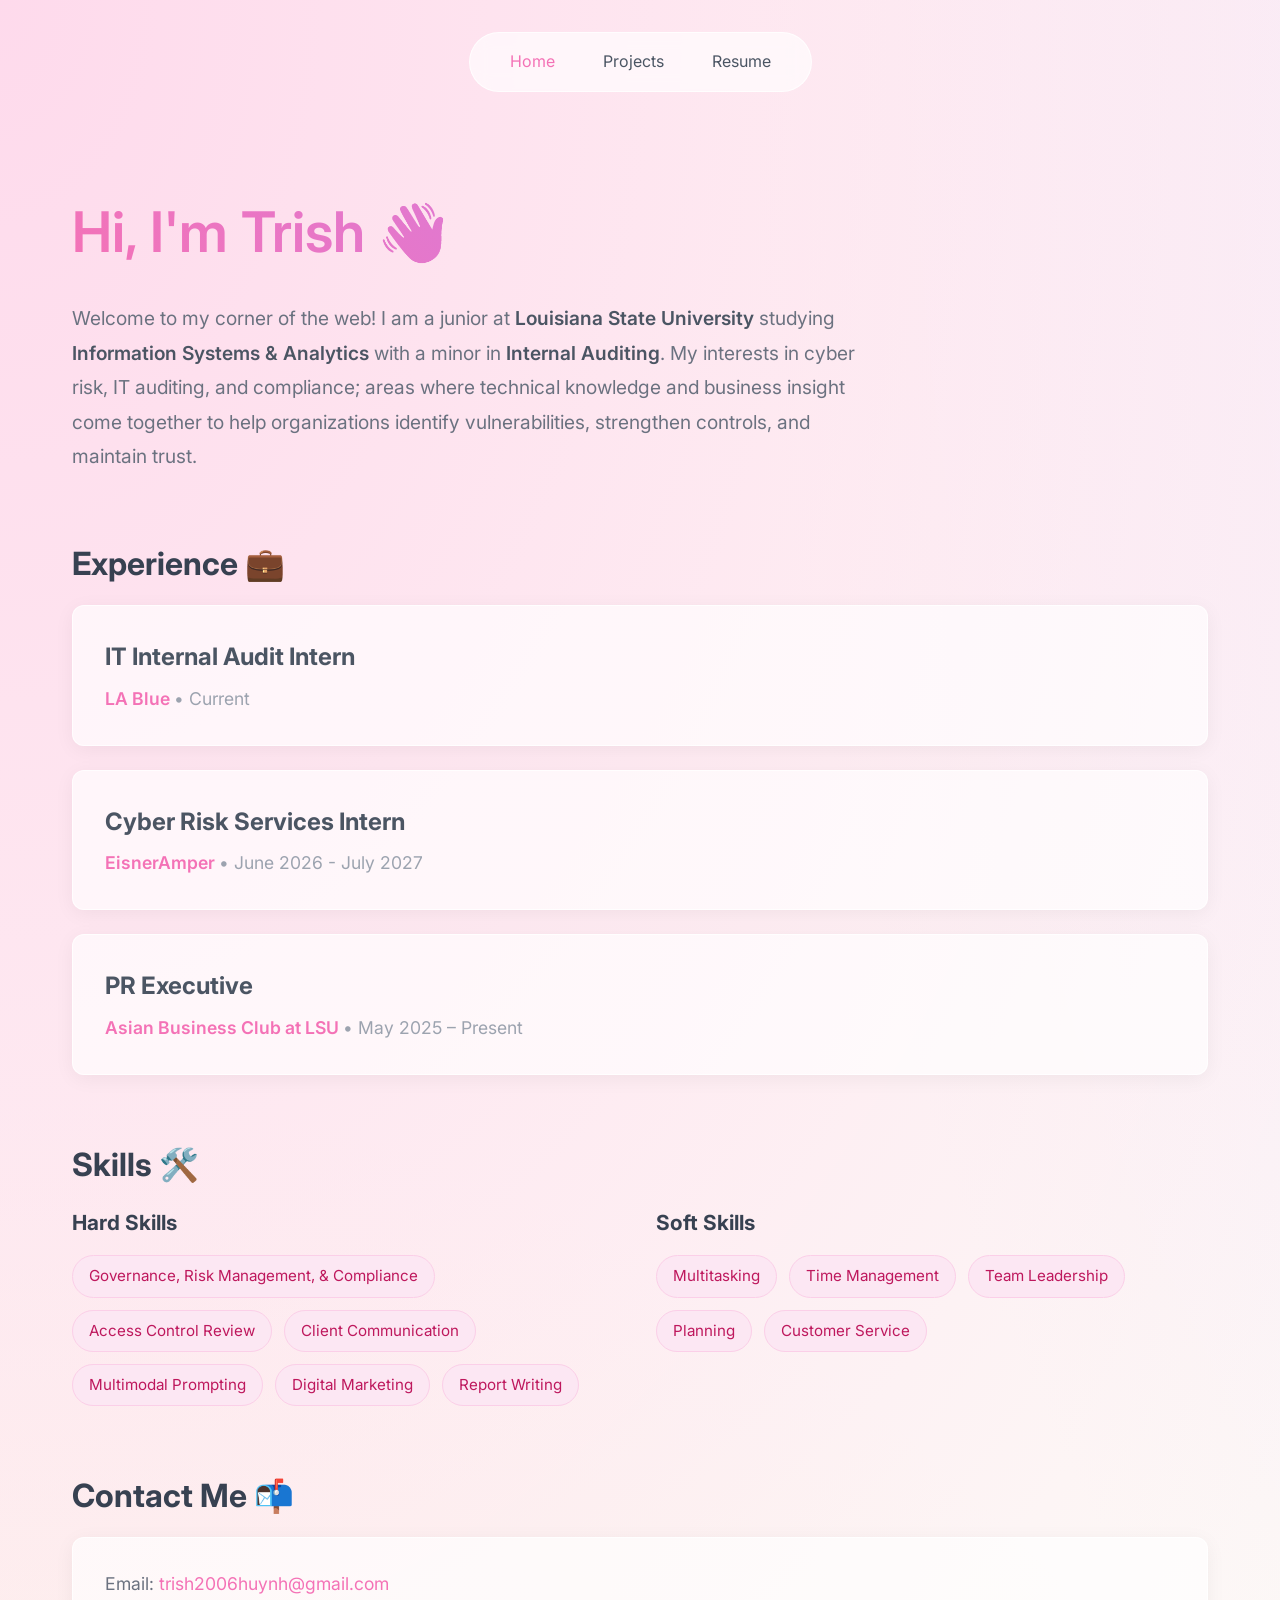
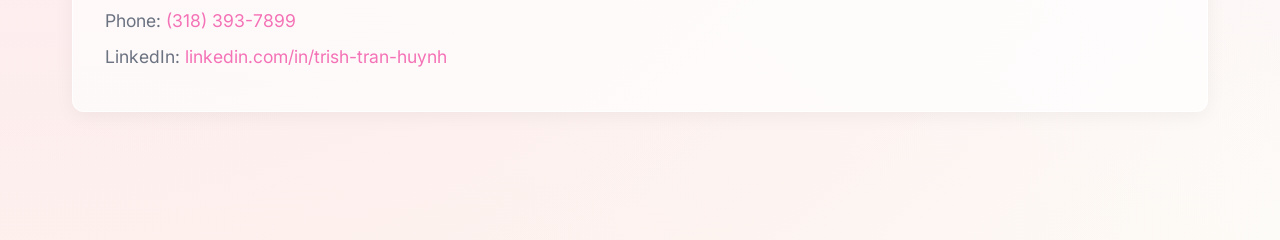
<file: index.html>
<!DOCTYPE html>
<html lang="en">
<head>
    <meta charset="UTF-8">
    <meta name="viewport" content="width=device-width, initial-scale=1.0">
    <meta name="description" content="Personal website of Trish, showcasing portfolio, projects, and resume.">
    <title>Trish | Personal Portfolio</title>
    <link rel="stylesheet" href="styles.css">
    <link href="https://fonts.googleapis.com/css2?family=Inter:wght@300;400;600&display=swap" rel="stylesheet">
</head>
<body>
    <header>
        <nav>
            <a href="index.html" class="active">Home</a>
            <a href="project.html">Projects</a>
            <a href="resume.html">Resume</a>
        </nav>
    </header>
    <main>
        <section id="hero" class="content-section">
            <h1>Hi, I'm Trish 👋</h1>
            <p class="hero-text">Welcome to my corner of the web! I am a junior at <strong>Louisiana State University</strong> studying <strong>Information Systems & Analytics</strong> with a minor in <strong>Internal Auditing</strong>. My interests in cyber risk, IT auditing, and compliance; areas where technical knowledge and business insight come together to help organizations identify vulnerabilities, strengthen controls, and maintain trust.</p>
        </section>

        <section id="experience" class="content-section">
            <h2>Experience 💼</h2>
            <div class="experience-card">
                <h3>IT Internal Audit Intern</h3>
                <p class="company">LA Blue <span>&bull; Current</span></p>
            </div>
            <div class="experience-card">
                <h3>Cyber Risk Services Intern</h3>
                <p class="company">EisnerAmper <span>&bull; June 2026 - July 2027</span></p>
            </div>
            <div class="experience-card">
                <h3>PR Executive</h3>
                <p class="company">Asian Business Club at LSU <span>&bull; May 2025 &ndash; Present</span></p>
            </div>
        </section>

        <section id="skills" class="content-section">
            <h2>Skills 🛠️</h2>
            <div class="skills-container">
                <div class="skill-category">
                    <h3>Hard Skills</h3>
                    <div class="tags">
                        <span class="tag">Governance, Risk Management, & Compliance</span>
                        <span class="tag">Access Control Review</span>
                        <span class="tag">Client Communication</span>
                        <span class="tag">Multimodal Prompting</span>
                        <span class="tag">Digital Marketing</span>
                        <span class="tag">Report Writing</span>
                    </div>
                </div>
                <div class="skill-category">
                    <h3>Soft Skills</h3>
                    <div class="tags">
                        <span class="tag">Multitasking</span>
                        <span class="tag">Time Management</span>
                        <span class="tag">Team Leadership</span>
                        <span class="tag">Planning</span>
                        <span class="tag">Customer Service</span>
                    </div>
                </div>
            </div>
        </section>

        <section id="contact" class="content-section">
            <h2>Contact Me 📬</h2>
            <div class="contact-card">
                <p>Email: <a href="mailto:trish2006huynh@gmail.com">trish2006huynh@gmail.com</a></p>
                <p>Phone: <a href="tel:+13183937899">(318) 393-7899</a></p>
                <p>LinkedIn: <a href="https://www.linkedin.com/in/trish-tran-huynh" target="_blank">linkedin.com/in/trish-tran-huynh</a></p>
            </div>
        </section>
    </main>
</body>
</html>
</file>
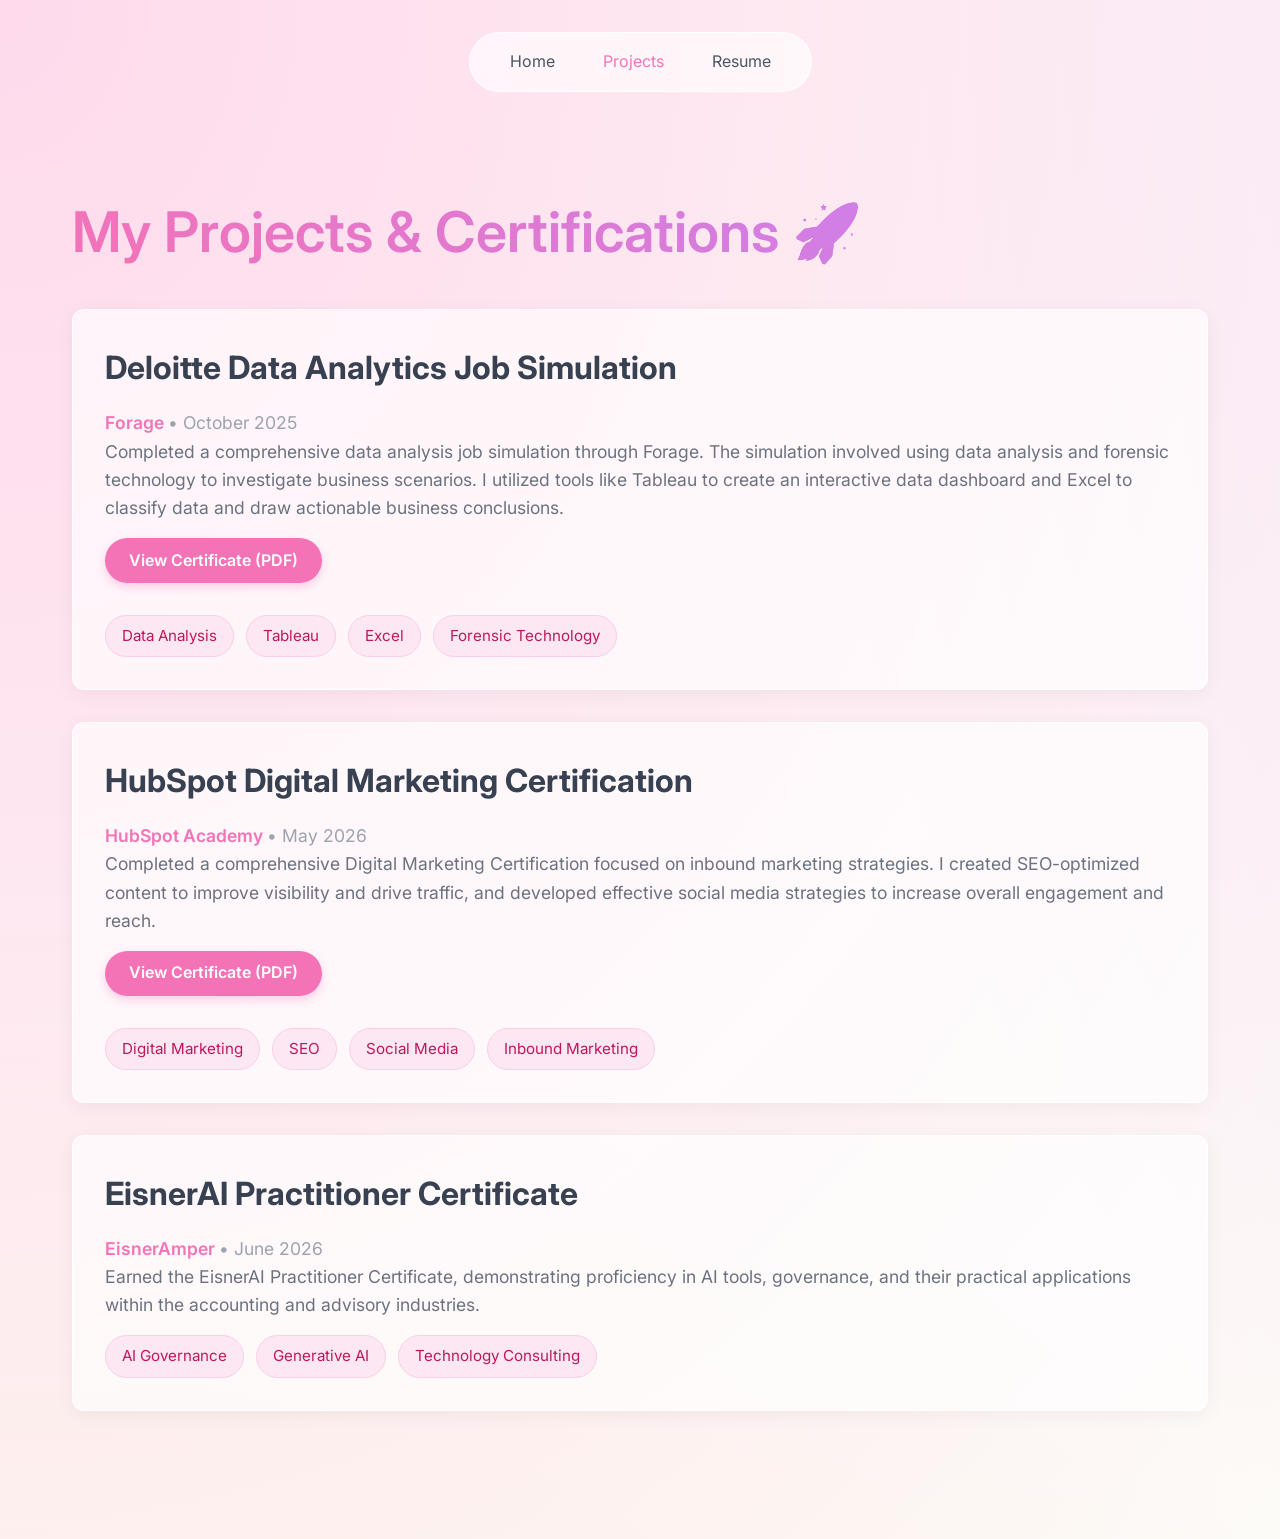
<file: project.html>
<!DOCTYPE html>
<html lang="en">
<head>
    <meta charset="UTF-8">
    <meta name="viewport" content="width=device-width, initial-scale=1.0">
    <meta name="description" content="Explore the projects and work portfolio of Trish.">
    <title>Projects | Trish</title>
    <link rel="stylesheet" href="styles.css">
    <link href="https://fonts.googleapis.com/css2?family=Inter:wght@300;400;600&display=swap" rel="stylesheet">
</head>
<body>
    <header>
        <nav>
            <a href="index.html">Home</a>
            <a href="project.html" class="active">Projects</a>
            <a href="resume.html">Resume</a>
        </nav>
    </header>
    <main>
        <section id="projects-list" class="content-section">
            <h1>My Projects & Certifications 🚀</h1>
            
            <div class="project-card">
                <h2>Deloitte Data Analytics Job Simulation</h2>
                <p class="company">Forage <span>&bull; October 2025</span></p>
                <div class="project-content">
                    <p>Completed a comprehensive data analysis job simulation through Forage. The simulation involved using data analysis and forensic technology to investigate business scenarios. I utilized tools like Tableau to create an interactive data dashboard and Excel to classify data and draw actionable business conclusions.</p>
                    <a href="assets/certificate.pdf" target="_blank" class="project-link">View Certificate (PDF)</a>
                </div>
                <div class="tags" style="margin-top: 1rem;">
                    <span class="tag">Data Analysis</span>
                    <span class="tag">Tableau</span>
                    <span class="tag">Excel</span>
                    <span class="tag">Forensic Technology</span>
                </div>
            </div>

            <div class="project-card">
                <h2>HubSpot Digital Marketing Certification</h2>
                <p class="company">HubSpot Academy <span>&bull; May 2026</span></p>
                <div class="project-content">
                    <p>Completed a comprehensive Digital Marketing Certification focused on inbound marketing strategies. I created SEO-optimized content to improve visibility and drive traffic, and developed effective social media strategies to increase overall engagement and reach.</p>
                    <a href="assets/hubspot.jpg" target="_blank" class="project-link">View Certificate (PDF)</a>
                </div>
                <div class="tags" style="margin-top: 1rem;">
                    <span class="tag">Digital Marketing</span>
                    <span class="tag">SEO</span>
                    <span class="tag">Social Media</span>
                    <span class="tag">Inbound Marketing</span>
                </div>
            </div>

            <div class="project-card">
                <h2>EisnerAI Practitioner Certificate</h2>
                <p class="company">EisnerAmper <span>&bull; June 2026</span></p>
                <div class="project-content">
                    <p>Earned the EisnerAI Practitioner Certificate, demonstrating proficiency in AI tools, governance, and their practical applications within the accounting and advisory industries.</p>
                </div>
                <div class="tags" style="margin-top: 1rem;">
                    <span class="tag">AI Governance</span>
                    <span class="tag">Generative AI</span>
                    <span class="tag">Technology Consulting</span>
                </div>
            </div>
        </section>
    </main>
</body>
</html>
</file>
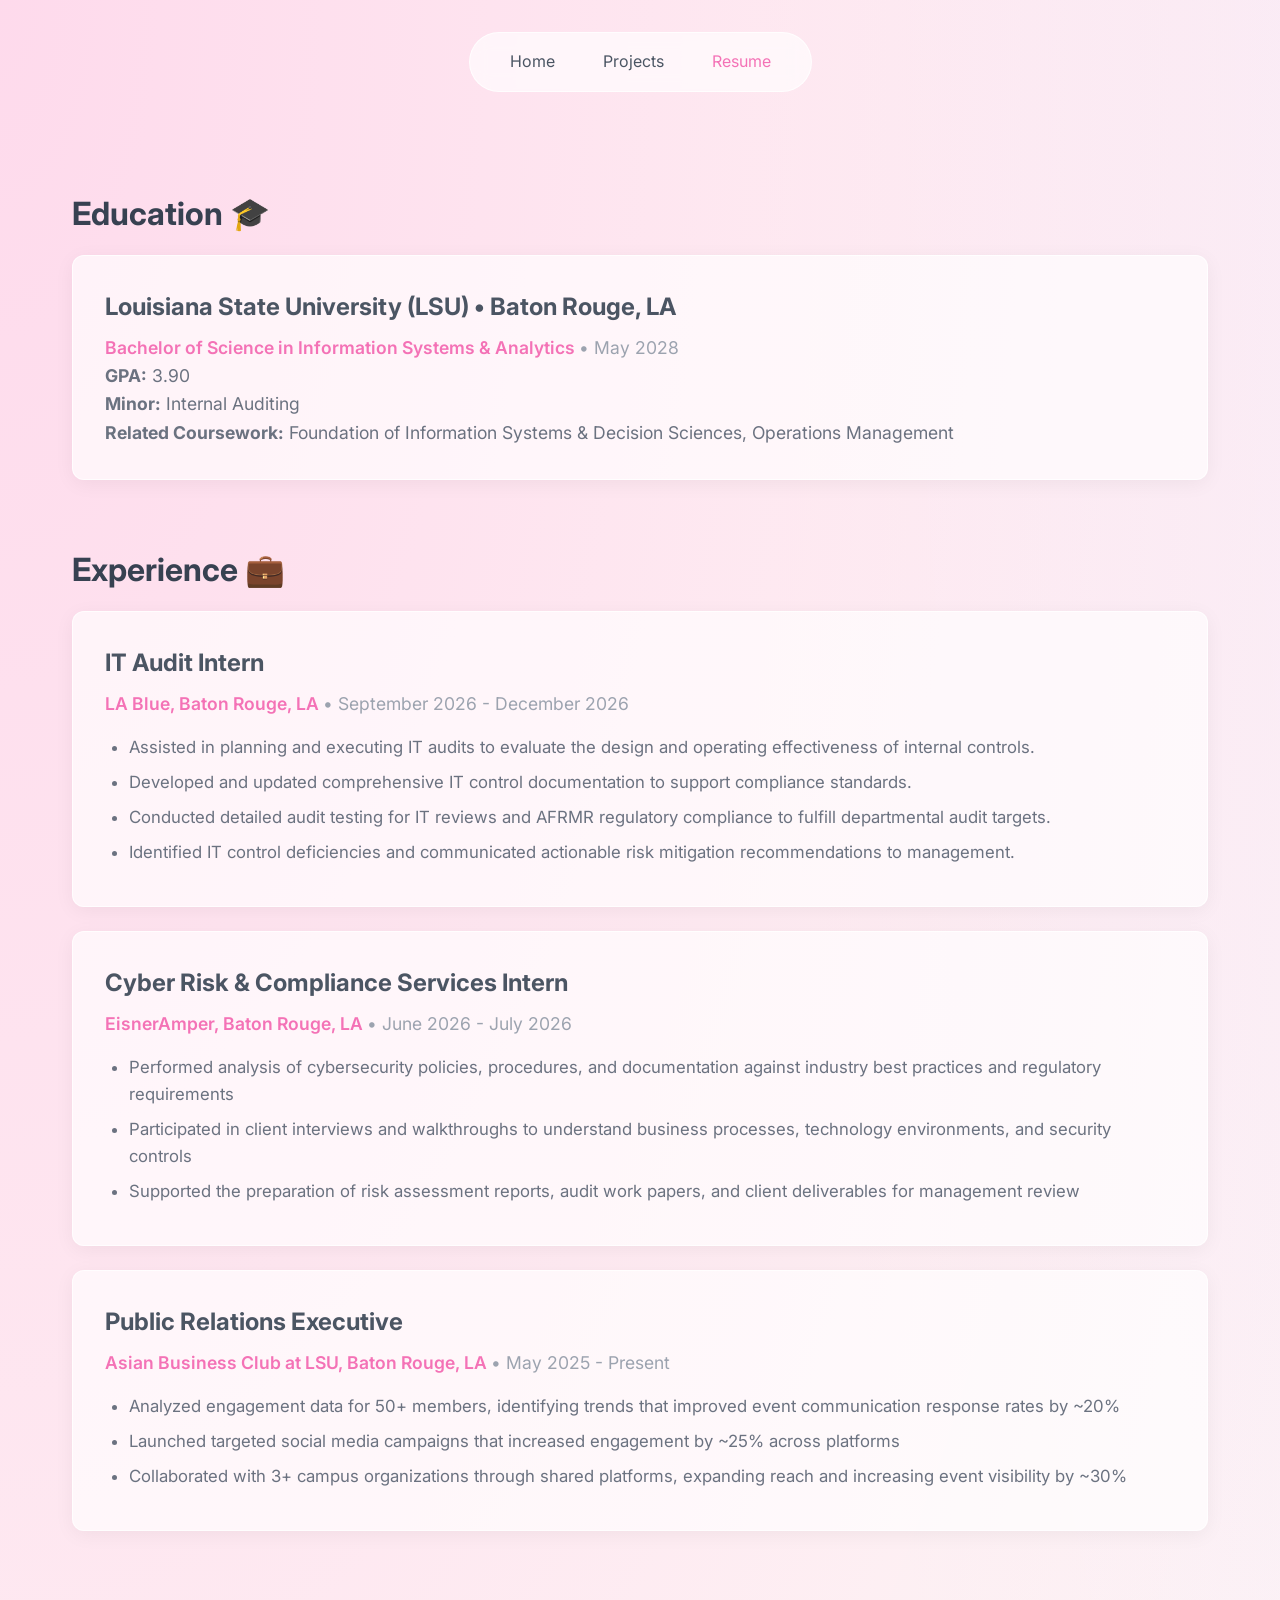
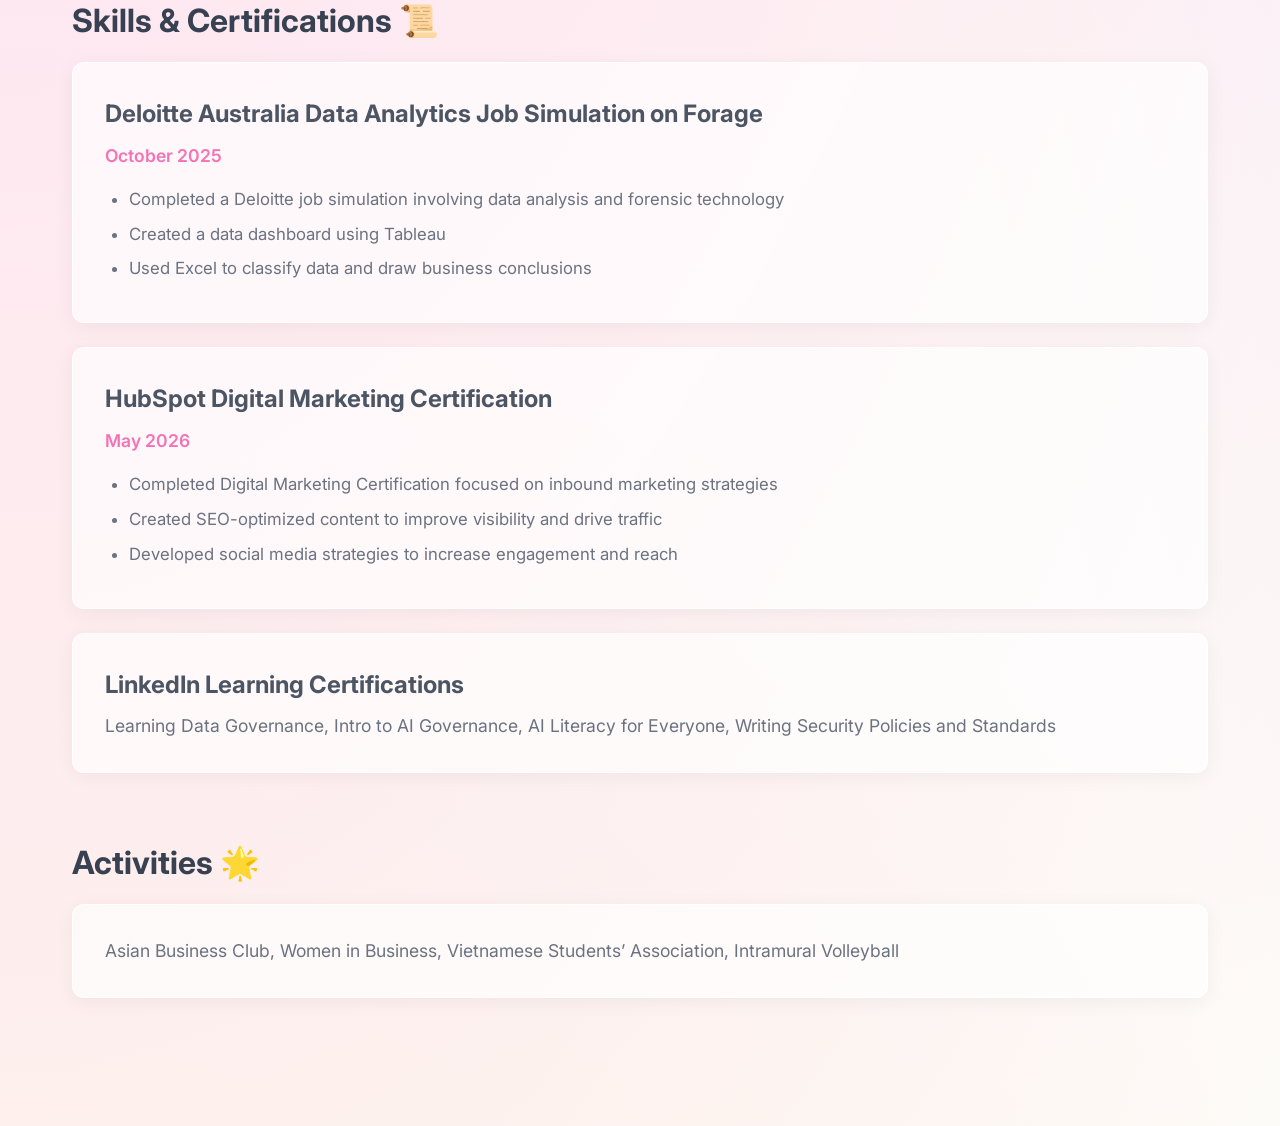
<file: resume.html>
<!DOCTYPE html>
<html lang="en">
<head>
    <meta charset="UTF-8">
    <meta name="viewport" content="width=device-width, initial-scale=1.0">
    <meta name="description" content="Professional resume and experience of Trish.">
    <title>Resume | Trish</title>
    <link rel="stylesheet" href="styles.css">
    <link href="https://fonts.googleapis.com/css2?family=Inter:wght@300;400;600&display=swap" rel="stylesheet">
</head>
<body>
    <header>
        <nav>
            <a href="index.html">Home</a>
            <a href="project.html">Projects</a>
            <a href="resume.html" class="active">Resume</a>
        </nav>
    </header>
    <main>
        <section id="education" class="content-section">
            <h2>Education 🎓</h2>
            <div class="experience-card">
                <h3>Louisiana State University (LSU) <span>&bull; Baton Rouge, LA</span></h3>
                <p class="company">Bachelor of Science in Information Systems & Analytics <span>&bull; May 2028</span></p>
                <p><strong>GPA:</strong> 3.90<br>
                <strong>Minor:</strong> Internal Auditing<br>
                <strong>Related Coursework:</strong> Foundation of Information Systems & Decision Sciences, Operations Management</p>
            </div>
        </section>

        <section id="experience" class="content-section">
            <h2>Experience 💼</h2>
            <div class="experience-card">
                <h3>IT Audit Intern</h3>
                <p class="company">LA Blue, Baton Rouge, LA <span>&bull; September 2026 - December 2026</span></p>
                <ul>
                    <li>Assisted in planning and executing IT audits to evaluate the design and operating effectiveness of internal controls.</li>
                    <li>Developed and updated comprehensive IT control documentation to support compliance standards.</li>
                    <li>Conducted detailed audit testing for IT reviews and AFRMR regulatory compliance to fulfill departmental audit targets.</li>
                    <li>Identified IT control deficiencies and communicated actionable risk mitigation recommendations to management.</li>
                </ul>
            </div>
            
            <div class="experience-card">
                <h3>Cyber Risk & Compliance Services Intern</h3>
                <p class="company">EisnerAmper, Baton Rouge, LA <span>&bull; June 2026 - July 2026</span></p>
                <ul>
                    <li>Performed analysis of cybersecurity policies, procedures, and documentation against industry best practices and regulatory requirements</li>
                    <li>Participated in client interviews and walkthroughs to understand business processes, technology environments, and security controls</li>
                    <li>Supported the preparation of risk assessment reports, audit work papers, and client deliverables for management review</li>
                </ul>
            </div>

            <div class="experience-card">
                <h3>Public Relations Executive</h3>
                <p class="company">Asian Business Club at LSU, Baton Rouge, LA <span>&bull; May 2025 - Present</span></p>
                <ul>
                    <li>Analyzed engagement data for 50+ members, identifying trends that improved event communication response rates by ~20%</li>
                    <li>Launched targeted social media campaigns that increased engagement by ~25% across platforms</li>
                    <li>Collaborated with 3+ campus organizations through shared platforms, expanding reach and increasing event visibility by ~30%</li>
                </ul>
            </div>
        </section>

        <section id="certifications" class="content-section">
            <h2>Skills & Certifications 📜</h2>
            <div class="experience-card">
                <h3>Deloitte Australia Data Analytics Job Simulation on Forage</h3>
                <p class="company">October 2025</p>
                <ul>
                    <li>Completed a Deloitte job simulation involving data analysis and forensic technology</li>
                    <li>Created a data dashboard using Tableau</li>
                    <li>Used Excel to classify data and draw business conclusions</li>
                </ul>
            </div>
            
            <div class="experience-card">
                <h3>HubSpot Digital Marketing Certification</h3>
                <p class="company">May 2026</p>
                <ul>
                    <li>Completed Digital Marketing Certification focused on inbound marketing strategies</li>
                    <li>Created SEO-optimized content to improve visibility and drive traffic</li>
                    <li>Developed social media strategies to increase engagement and reach</li>
                </ul>
            </div>

            <div class="experience-card">
                <h3>LinkedIn Learning Certifications</h3>
                <p>Learning Data Governance, Intro to AI Governance, AI Literacy for Everyone, Writing Security Policies and Standards</p>
            </div>
        </section>

        <section id="activities" class="content-section">
            <h2>Activities 🌟</h2>
            <div class="experience-card">
                <p>Asian Business Club, Women in Business, Vietnamese Students&rsquo; Association, Intramural Volleyball</p>
            </div>
        </section>
    </main>
</body>
</html>
</file>
<file: styles.css>
:root {
    --bg-color: #fdfbf7;
    --text-color: #4b5563;
    --accent-color: #f472b6;
    --glass-bg: rgba(255, 255, 255, 0.65);
    --glass-border: rgba(255, 255, 255, 0.8);
    --card-shadow: 0 4px 20px rgba(0, 0, 0, 0.05);
}

* {
    margin: 0;
    padding: 0;
    box-sizing: border-box;
}

body {
    font-family: 'Inter', sans-serif;
    background-color: var(--bg-color);
    background-image: 
        radial-gradient(at 0% 0%, hsla(328, 100%, 90%, 0.7) 0px, transparent 50%),
        radial-gradient(at 100% 0%, hsla(271, 100%, 92%, 0.7) 0px, transparent 50%),
        radial-gradient(at 100% 100%, hsla(199, 100%, 90%, 0.7) 0px, transparent 50%),
        radial-gradient(at 0% 100%, hsla(43, 100%, 90%, 0.7) 0px, transparent 50%);
    background-size: 200% 200%;
    animation: auraEffect 15s ease infinite;
    color: var(--text-color);
    line-height: 1.6;
    min-height: 100vh;
}

header {
    padding: 2rem;
    display: flex;
    justify-content: center;
}

nav {
    background: var(--glass-bg);
    border: 1px solid var(--glass-border);
    backdrop-filter: blur(10px);
    border-radius: 50px;
    padding: 0.5rem 2rem;
    display: flex;
    gap: 2rem;
    transition: all 0.3s ease;
}

nav:hover {
    background: rgba(255, 255, 255, 0.1);
}

nav a {
    color: var(--text-color);
    text-decoration: none;
    font-weight: 400;
    transition: color 0.3s ease;
    padding: 0.5rem;
}

nav a:hover, nav a.active {
    color: var(--accent-color);
}

main {
    max-width: 1200px;
    margin: 0 auto;
    padding: 4rem 2rem;
    animation: fadeIn 0.8s ease-in-out;
}

h1 {
    font-size: 3.5rem;
    font-weight: 600;
    margin-bottom: 1.5rem;
    background: linear-gradient(45deg, #f472b6, #c084fc);
    -webkit-background-clip: text;
    background-clip: text;
    -webkit-text-fill-color: transparent;
}

h2 {
    font-size: 2rem;
    margin-bottom: 1rem;
    color: #374151;
}

p {
    font-size: 1.1rem;
    color: #6b7280;
}

.project-card, .experience {
    background: var(--glass-bg);
    border: 1px solid var(--glass-border);
    border-radius: 12px;
    padding: 2rem;
    margin-top: 2rem;
    box-shadow: var(--card-shadow);
    transition: transform 0.3s ease, box-shadow 0.3s ease;
}

.project-card:hover, .experience:hover {
    transform: translateY(-5px);
}

@keyframes fadeIn {
    from { opacity: 0; transform: translateY(20px); }
    to { opacity: 1; transform: translateY(0); }
}

.content-section {
    margin-bottom: 4rem;
}

.hero-text {
    font-size: 1.2rem;
    max-width: 800px;
    line-height: 1.8;
}

.hero-text strong {
    color: var(--text-color);
    font-weight: 600;
}

.experience-card, .contact-card {
    background: var(--glass-bg);
    border: 1px solid var(--glass-border);
    border-radius: 12px;
    padding: 2rem;
    margin-bottom: 1.5rem;
    box-shadow: var(--card-shadow);
    transition: transform 0.3s ease, box-shadow 0.3s ease;
}

.experience-card:hover, .contact-card:hover {
    transform: translateY(-3px);
    box-shadow: 0 8px 30px rgba(0, 0, 0, 0.08);
}

.experience-card h3 {
    font-size: 1.5rem;
    color: var(--text-color);
    margin-bottom: 0.5rem;
}

.company {
    color: var(--accent-color);
    font-weight: 600;
}

.company span {
    color: #9ca3af;
    font-weight: 400;
}

.skills-container {
    display: grid;
    grid-template-columns: 1fr;
    gap: 2rem;
}

@media (min-width: 768px) {
    .skills-container {
        grid-template-columns: 1fr 1fr;
    }
}

.skill-category h3 {
    font-size: 1.3rem;
    margin-bottom: 1rem;
    color: #374151;
}

.tags {
    display: flex;
    flex-wrap: wrap;
    gap: 0.75rem;
}

.tag {
    background: #fce7f3;
    color: #be185d;
    border: 1px solid #fbcfe8;
    padding: 0.5rem 1rem;
    border-radius: 50px;
    font-size: 0.95rem;
    transition: all 0.3s ease;
}

.tag:hover {
    background: #fbcfe8;
    color: #9d174d;
}

.contact-card p {
    font-size: 1.1rem;
    margin-bottom: 0.5rem;
}

.contact-card a {
    color: var(--accent-color);
    text-decoration: none;
    transition: color 0.3s ease;
}

.contact-card a:hover {
    color: #f472b6;
    text-decoration: underline;
}

.experience-card ul {
    margin-left: 1.5rem;
    margin-top: 1rem;
    color: #6b7280;
}

.experience-card li {
    margin-bottom: 0.5rem;
    font-size: 1.05rem;
}

.project-image {
    max-width: 100%;
    height: auto;
    border-radius: 8px;
    margin: 1.5rem 0;
    box-shadow: 0 4px 15px rgba(0, 0, 0, 0.05);
    border: 1px solid var(--glass-border);
}

.project-link {
    display: inline-block;
    margin: 1rem 0;
    padding: 0.6rem 1.5rem;
    background: var(--accent-color);
    color: white;
    text-decoration: none;
    border-radius: 50px;
    font-weight: 600;
    transition: all 0.3s ease;
    box-shadow: 0 4px 10px rgba(244, 114, 182, 0.3);
}

.project-link:hover {
    background: #ec4899;
    color: white;
    transform: translateY(-2px);
    box-shadow: 0 6px 15px rgba(244, 114, 182, 0.4);
}

.eisner-image {
    display: block;
    margin: 2rem auto;
    width: 90%;
    max-width: 800px;
    transform: scale(1.05);
    border-radius: 12px;
    box-shadow: 0 8px 25px rgba(0, 0, 0, 0.1);
    transition: transform 0.4s ease, box-shadow 0.4s ease;
}

.eisner-image:hover {
    transform: scale(1.08);
    box-shadow: 0 12px 35px rgba(0, 0, 0, 0.15);
}

@keyframes auraEffect {
    0% { background-position: 0% 50%; }
    50% { background-position: 100% 50%; }
    100% { background-position: 0% 50%; }
}
</file>
